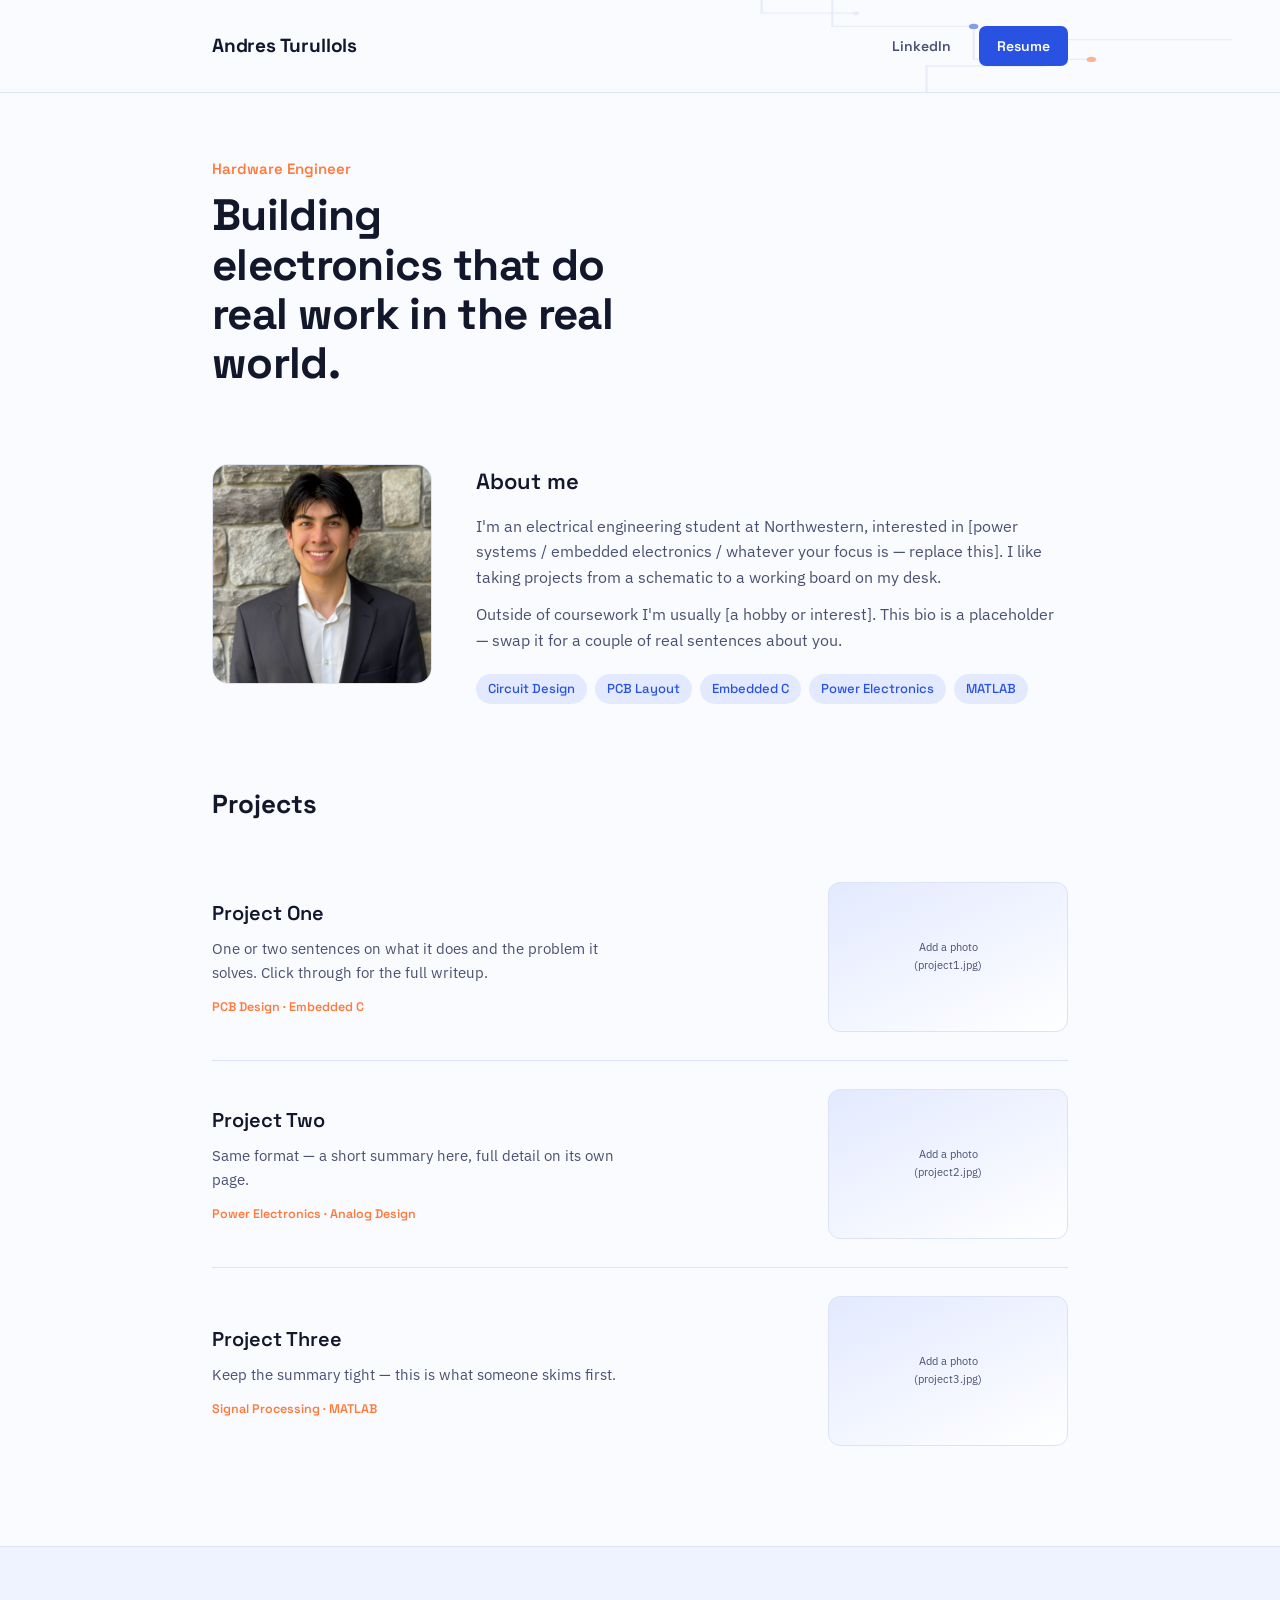
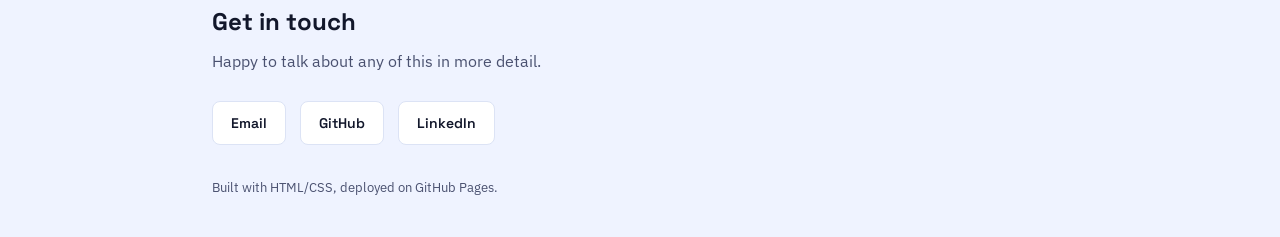
<file: index.html>
<!DOCTYPE html>
<html lang="en">
<head>
<meta charset="UTF-8">
<meta name="viewport" content="width=device-width, initial-scale=1.0">
<title>Andres Turullols — Hardware Engineer</title>
<link rel="stylesheet" href="style.css">
</head>
<body>

<header class="site-header">
  <svg class="circuit-trace" viewBox="0 0 500 140" preserveAspectRatio="none" xmlns="http://www.w3.org/2000/svg">
    <path d="M120 0 V40 H240 V90 H340" stroke="#DCE3F5" stroke-width="2" fill="none"/>
    <path d="M200 140 V100 H300 V60 H460" stroke="#DCE3F5" stroke-width="2" fill="none"/>
    <path d="M60 0 V20 H140" stroke="#DCE3F5" stroke-width="2" fill="none"/>
    <circle cx="240" cy="40" r="4" fill="#2952E3"/>
    <circle cx="340" cy="90" r="4" fill="#FF7A3D"/>
    <circle cx="300" cy="60" r="4" fill="#2952E3"/>
    <circle cx="140" cy="20" r="3" fill="#DCE3F5"/>
  </svg>
  <div class="wrap">
    <a class="brand" href="#top">Andres Turullols</a>
    <nav class="header-links">
      <a href="https://www.linkedin.com/in/andres-turullols" target="_blank">LinkedIn</a>
      <a class="resume-link" href="resume.pdf" target="_blank">Resume</a>
    </nav>
  </div>
</header>

<main>
  <section class="hero" id="top">
    <div class="wrap">
      <div class="eyebrow">Hardware Engineer</div>
      <h1>Building electronics that do real work in the real world.</h1>
    </div>
  </section>

  <section class="about">
    <div class="wrap about-grid">
      <div class="about-photo">
        <!-- Replace with: <img src="me.jpg" alt="Andres Turullols"> -->
         <img src="me.jpg" alt=""Andres Turullols">
      </div>
      <div class="about-text">
        <h2>About me</h2>
        <p>
          I'm an electrical engineering student at Northwestern, interested in
          [power systems / embedded electronics / whatever your focus is —
          replace this]. I like taking projects from a schematic to a working
          board on my desk.
        </p>
        <p>
          Outside of coursework I'm usually [a hobby or interest]. This bio is
          a placeholder — swap it for a couple of real sentences about you.
        </p>
        <div class="stack">
          <span class="chip">Circuit Design</span>
          <span class="chip">PCB Layout</span>
          <span class="chip">Embedded C</span>
          <span class="chip">Power Electronics</span>
          <span class="chip">MATLAB</span>
        </div>
      </div>
    </div>
  </section>

  <section class="projects">
    <div class="wrap">
      <h2 class="section-heading">Projects</h2>

      <a class="project-row" href="project-1.html">
        <div class="project-info">
          <h3>Project One</h3>
          <p>One or two sentences on what it does and the problem it solves. Click through for the full writeup.</p>
          <div class="project-tags">PCB Design · Embedded C</div>
        </div>
        <div class="project-photo">
          <!-- Replace with: <img src="project1.jpg" alt="Project One"> -->
          <span class="placeholder-label">Add a photo<br>(project1.jpg)</span>
        </div>
      </a>

      <a class="project-row" href="project-2.html">
        <div class="project-info">
          <h3>Project Two</h3>
          <p>Same format — a short summary here, full detail on its own page.</p>
          <div class="project-tags">Power Electronics · Analog Design</div>
        </div>
        <div class="project-photo">
          <!-- Replace with: <img src="project2.jpg" alt="Project Two"> -->
          <span class="placeholder-label">Add a photo<br>(project2.jpg)</span>
        </div>
      </a>

      <a class="project-row" href="project-3.html">
        <div class="project-info">
          <h3>Project Three</h3>
          <p>Keep the summary tight — this is what someone skims first.</p>
          <div class="project-tags">Signal Processing · MATLAB</div>
        </div>
        <div class="project-photo">
          <!-- Replace with: <img src="project3.jpg" alt="Project Three"> -->
          <span class="placeholder-label">Add a photo<br>(project3.jpg)</span>
        </div>
      </a>
    </div>
  </section>
</main>

<footer class="site-footer" id="contact">
  <div class="wrap">
    <h2>Get in touch</h2>
    <p class="sub">Happy to talk about any of this in more detail.</p>
    <div class="contact-list">
      <a href="mailto:andresturullols2029@u.northwestern.edu">Email</a>
      <a href="https://github.com/andresturu" target="_blank">GitHub</a>
      <a href="https://www.linkedin.com/in/andres-turullols" target="_blank">LinkedIn</a>
    </div>
    <p class="credit">Built with HTML/CSS, deployed on GitHub Pages.</p>
  </div>
</footer>

</body>
</html>
</file>
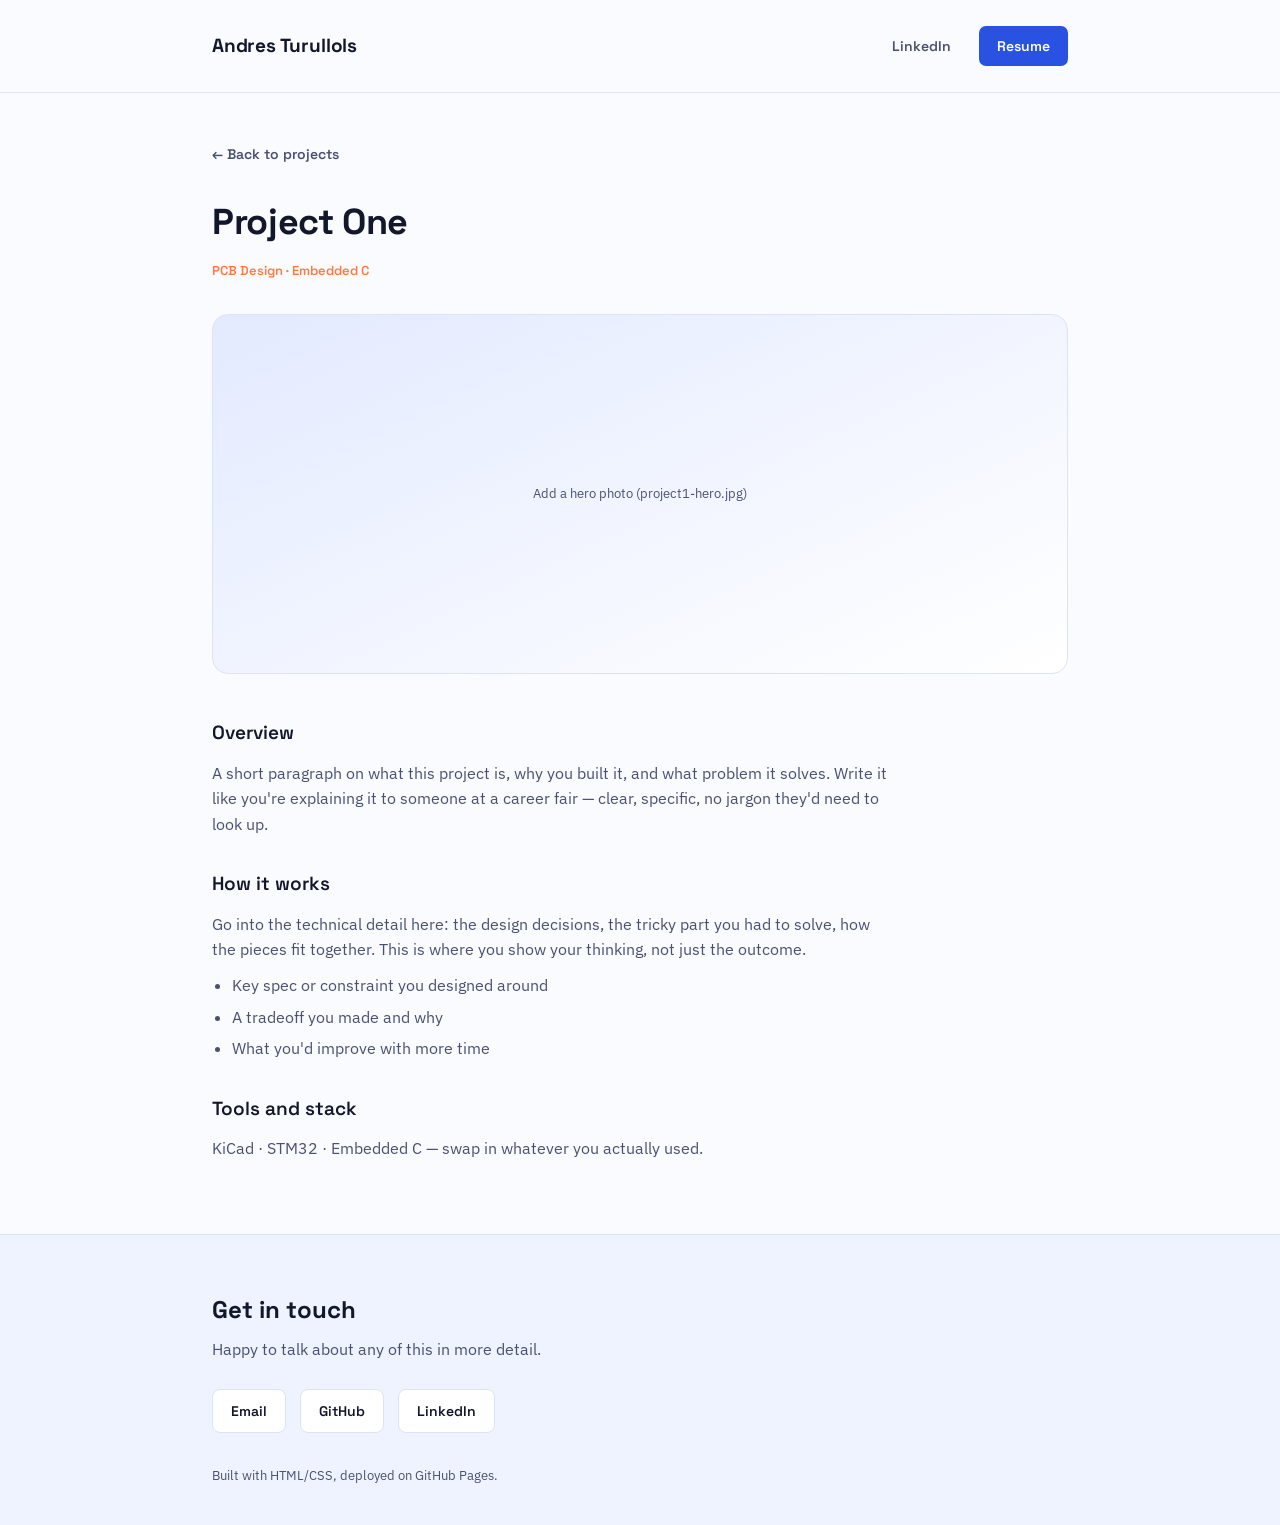
<file: project-1.html>
<!DOCTYPE html>
<html lang="en">
<head>
<meta charset="UTF-8">
<meta name="viewport" content="width=device-width, initial-scale=1.0">
<title>Project One — Andres Turullols</title>
<link rel="stylesheet" href="style.css">
</head>
<body>

<header class="site-header">
  <div class="wrap">
    <a class="brand" href="index.html">Andres Turullols</a>
    <nav class="header-links">
      <a href="https://www.linkedin.com/in/andres-turullols" target="_blank">LinkedIn</a>
      <a class="resume-link" href="resume.pdf" target="_blank">Resume</a>
    </nav>
  </div>
</header>

<main>
  <section class="project-hero">
    <div class="wrap">
      <a class="back-link" href="index.html#top">&larr; Back to projects</a>
      <h1>Project One</h1>
      <div class="project-tags">PCB Design · Embedded C</div>
      <div class="project-hero-photo">
        <!-- Replace with: <img src="project1-hero.jpg" alt="Project One"> -->
        <span class="placeholder-label">Add a hero photo (project1-hero.jpg)</span>
      </div>
    </div>
  </section>

  <section class="project-body">
    <div class="wrap">
      <h2>Overview</h2>
      <p>
        A short paragraph on what this project is, why you built it, and what
        problem it solves. Write it like you're explaining it to someone at a
        career fair — clear, specific, no jargon they'd need to look up.
      </p>

      <h2>How it works</h2>
      <p>
        Go into the technical detail here: the design decisions, the tricky
        part you had to solve, how the pieces fit together. This is where you
        show your thinking, not just the outcome.
      </p>
      <ul>
        <li>Key spec or constraint you designed around</li>
        <li>A tradeoff you made and why</li>
        <li>What you'd improve with more time</li>
      </ul>

      <h2>Tools and stack</h2>
      <p>
        KiCad · STM32 · Embedded C — swap in whatever you actually used.
      </p>
    </div>
  </section>
</main>

<footer class="site-footer" id="contact">
  <div class="wrap">
    <h2>Get in touch</h2>
    <p class="sub">Happy to talk about any of this in more detail.</p>
    <div class="contact-list">
      <a href="mailto:andresturullols2029@u.northwestern.edu">Email</a>
      <a href="https://github.com/andresturu" target="_blank">GitHub</a>
      <a href="https://www.linkedin.com/in/andres-turullols" target="_blank">LinkedIn</a>
    </div>
    <p class="credit">Built with HTML/CSS, deployed on GitHub Pages.</p>
  </div>
</footer>

</body>
</html>
</file>
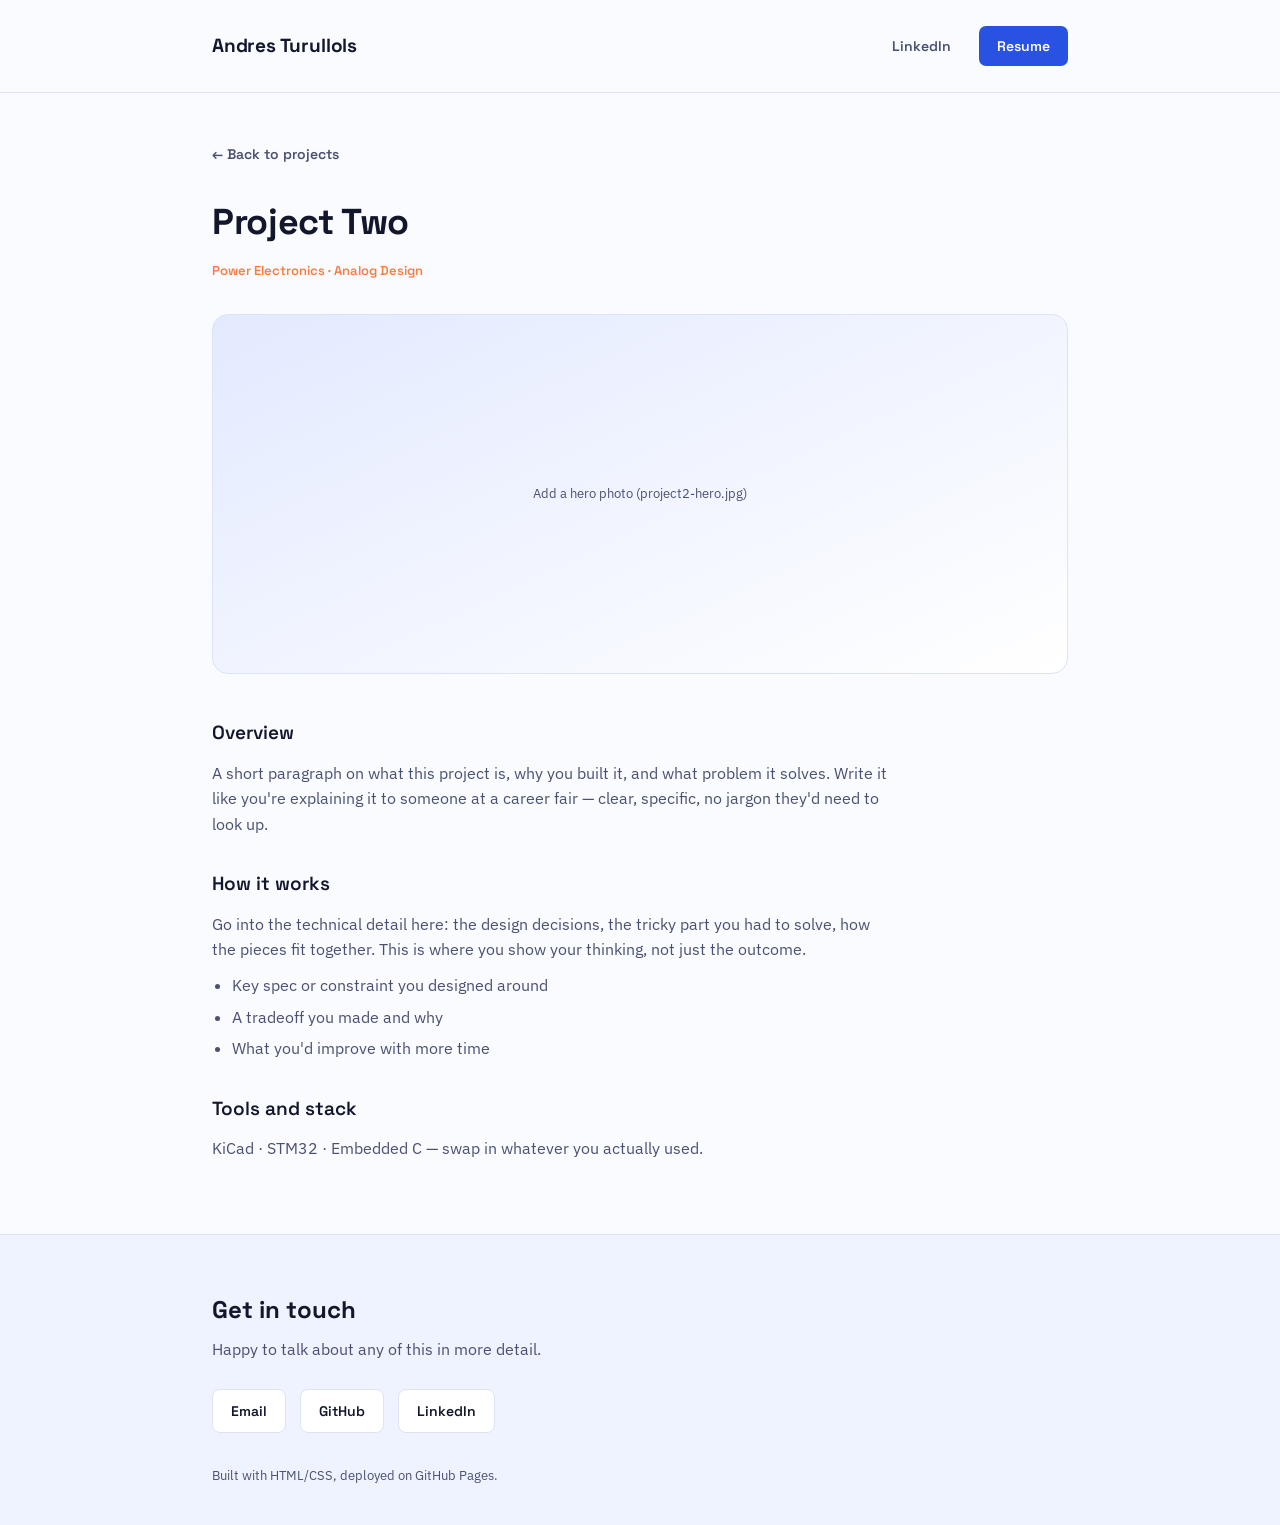
<file: project-2.html>
<!DOCTYPE html>
<html lang="en">
<head>
<meta charset="UTF-8">
<meta name="viewport" content="width=device-width, initial-scale=1.0">
<title>Project Two — Andres Turullols</title>
<link rel="stylesheet" href="style.css">
</head>
<body>

<header class="site-header">
  <div class="wrap">
    <a class="brand" href="index.html">Andres Turullols</a>
    <nav class="header-links">
      <a href="https://www.linkedin.com/in/andres-turullols" target="_blank">LinkedIn</a>
      <a class="resume-link" href="resume.pdf" target="_blank">Resume</a>
    </nav>
  </div>
</header>

<main>
  <section class="project-hero">
    <div class="wrap">
      <a class="back-link" href="index.html#top">&larr; Back to projects</a>
      <h1>Project Two</h1>
      <div class="project-tags">Power Electronics · Analog Design</div>
      <div class="project-hero-photo">
        <!-- Replace with: <img src="project2-hero.jpg" alt="Project Two"> -->
        <span class="placeholder-label">Add a hero photo (project2-hero.jpg)</span>
      </div>
    </div>
  </section>

  <section class="project-body">
    <div class="wrap">
      <h2>Overview</h2>
      <p>
        A short paragraph on what this project is, why you built it, and what
        problem it solves. Write it like you're explaining it to someone at a
        career fair — clear, specific, no jargon they'd need to look up.
      </p>

      <h2>How it works</h2>
      <p>
        Go into the technical detail here: the design decisions, the tricky
        part you had to solve, how the pieces fit together. This is where you
        show your thinking, not just the outcome.
      </p>
      <ul>
        <li>Key spec or constraint you designed around</li>
        <li>A tradeoff you made and why</li>
        <li>What you'd improve with more time</li>
      </ul>

      <h2>Tools and stack</h2>
      <p>
        KiCad · STM32 · Embedded C — swap in whatever you actually used.
      </p>
    </div>
  </section>
</main>

<footer class="site-footer" id="contact">
  <div class="wrap">
    <h2>Get in touch</h2>
    <p class="sub">Happy to talk about any of this in more detail.</p>
    <div class="contact-list">
      <a href="mailto:andresturullols2029@u.northwestern.edu">Email</a>
      <a href="https://github.com/andresturu" target="_blank">GitHub</a>
      <a href="https://www.linkedin.com/in/andres-turullols" target="_blank">LinkedIn</a>
    </div>
    <p class="credit">Built with HTML/CSS, deployed on GitHub Pages.</p>
  </div>
</footer>

</body>
</html>
</file>
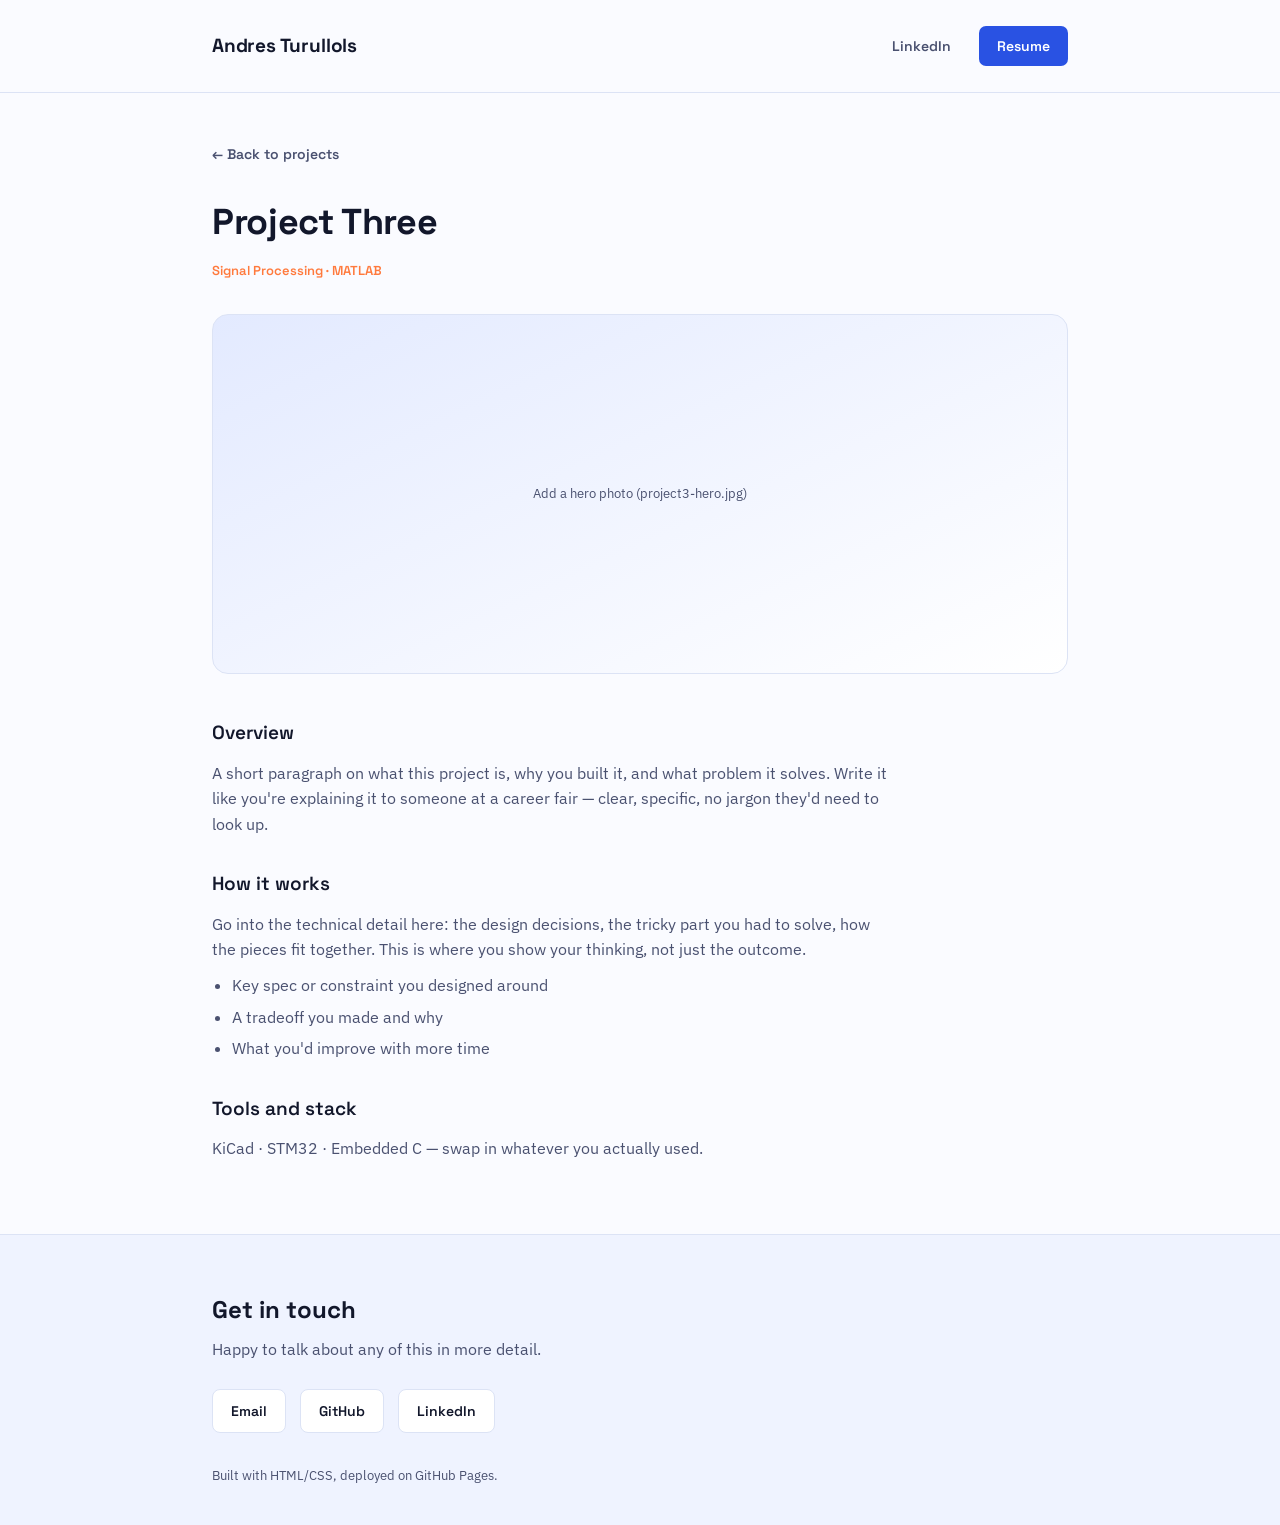
<file: project-3.html>
<!DOCTYPE html>
<html lang="en">
<head>
<meta charset="UTF-8">
<meta name="viewport" content="width=device-width, initial-scale=1.0">
<title>Project Three — Andres Turullols</title>
<link rel="stylesheet" href="style.css">
</head>
<body>

<header class="site-header">
  <div class="wrap">
    <a class="brand" href="index.html">Andres Turullols</a>
    <nav class="header-links">
      <a href="https://www.linkedin.com/in/andres-turullols" target="_blank">LinkedIn</a>
      <a class="resume-link" href="resume.pdf" target="_blank">Resume</a>
    </nav>
  </div>
</header>

<main>
  <section class="project-hero">
    <div class="wrap">
      <a class="back-link" href="index.html#top">&larr; Back to projects</a>
      <h1>Project Three</h1>
      <div class="project-tags">Signal Processing · MATLAB</div>
      <div class="project-hero-photo">
        <!-- Replace with: <img src="project3-hero.jpg" alt="Project Three"> -->
        <span class="placeholder-label">Add a hero photo (project3-hero.jpg)</span>
      </div>
    </div>
  </section>

  <section class="project-body">
    <div class="wrap">
      <h2>Overview</h2>
      <p>
        A short paragraph on what this project is, why you built it, and what
        problem it solves. Write it like you're explaining it to someone at a
        career fair — clear, specific, no jargon they'd need to look up.
      </p>

      <h2>How it works</h2>
      <p>
        Go into the technical detail here: the design decisions, the tricky
        part you had to solve, how the pieces fit together. This is where you
        show your thinking, not just the outcome.
      </p>
      <ul>
        <li>Key spec or constraint you designed around</li>
        <li>A tradeoff you made and why</li>
        <li>What you'd improve with more time</li>
      </ul>

      <h2>Tools and stack</h2>
      <p>
        KiCad · STM32 · Embedded C — swap in whatever you actually used.
      </p>
    </div>
  </section>
</main>

<footer class="site-footer" id="contact">
  <div class="wrap">
    <h2>Get in touch</h2>
    <p class="sub">Happy to talk about any of this in more detail.</p>
    <div class="contact-list">
      <a href="mailto:andresturullols2029@u.northwestern.edu">Email</a>
      <a href="https://github.com/andresturu" target="_blank">GitHub</a>
      <a href="https://www.linkedin.com/in/andres-turullols" target="_blank">LinkedIn</a>
    </div>
    <p class="credit">Built with HTML/CSS, deployed on GitHub Pages.</p>
  </div>
</footer>

</body>
</html>
</file>
<file: style.css>
@import url('https://fonts.googleapis.com/css2?family=Space+Grotesk:wght@500;600;700&family=IBM+Plex+Sans:wght@400;500;600&display=swap');

:root {
  --bg: #FAFBFF;
  --bg-alt: #EFF3FF;
  --card: #FFFFFF;
  --border: #DCE3F5;
  --text: #12172B;
  --text-dim: #4A5170;
  --blue: #2952E3;
  --blue-dim: #E3EAFF;
  --orange: #FF7A3D;
  --display: 'Space Grotesk', sans-serif;
  --body: 'IBM Plex Sans', sans-serif;
}

* { box-sizing: border-box; margin: 0; padding: 0; }

html { scroll-behavior: smooth; }

body {
  background: var(--bg);
  color: var(--text);
  font-family: var(--body);
  line-height: 1.6;
  font-size: 16px;
}

a { color: inherit; }

img { max-width: 100%; display: block; }

.wrap {
  max-width: 920px;
  margin: 0 auto;
  padding: 0 32px;
}

/* ---- Header ---- */
header.site-header {
  border-bottom: 1px solid var(--border);
  background: var(--bg);
  position: relative;
  overflow: hidden;
}

header.site-header .wrap {
  display: flex;
  align-items: center;
  justify-content: space-between;
  padding-top: 26px;
  padding-bottom: 26px;
  position: relative;
  z-index: 1;
}

.brand {
  font-family: var(--display);
  font-weight: 700;
  font-size: 19px;
  text-decoration: none;
  letter-spacing: -0.01em;
}

.header-links {
  display: flex;
  gap: 28px;
  align-items: center;
}

.header-links a {
  font-family: var(--display);
  font-weight: 600;
  font-size: 14px;
  text-decoration: none;
  color: var(--text-dim);
  transition: color 0.15s;
}

.header-links a:hover { color: var(--blue); }

.header-links a.resume-link {
  color: #fff;
  background: var(--blue);
  padding: 9px 18px;
  border-radius: 7px;
}

.header-links a.resume-link:hover {
  background: #1e3fc4;
  color: #fff;
}

/* circuit trace decoration */
.circuit-trace {
  position: absolute;
  top: 0;
  right: 0;
  height: 100%;
  width: 46%;
  opacity: 0.55;
  pointer-events: none;
}

/* ---- Hero ---- */
.hero {
  padding: 64px 0 56px;
}

.hero .eyebrow {
  font-family: var(--display);
  font-weight: 600;
  font-size: 15px;
  color: var(--orange);
  margin-bottom: 10px;
}

.hero h1 {
  font-family: var(--display);
  font-size: 44px;
  font-weight: 700;
  letter-spacing: -0.015em;
  line-height: 1.12;
  max-width: 14ch;
}

/* ---- About ---- */
.about {
  padding: 20px 0 68px;
}

.about-grid {
  display: grid;
  grid-template-columns: 220px 1fr;
  gap: 44px;
  align-items: start;
}

.about-photo {
  width: 220px;
  height: 220px;
  border-radius: 16px;
  background: linear-gradient(155deg, var(--blue-dim), #fff);
  border: 1px solid var(--border);
  display: flex;
  align-items: center;
  justify-content: center;
  overflow: hidden;
}

.about-photo img { width: 100%; height: 100%; object-fit: cover; }

.about-photo .placeholder-label {
  font-family: var(--body);
  font-size: 12px;
  color: var(--text-dim);
  text-align: center;
  padding: 12px;
}

.about-text h2 {
  font-family: var(--display);
  font-size: 22px;
  font-weight: 600;
  margin-bottom: 14px;
}

.about-text p { color: var(--text-dim); max-width: 58ch; }
.about-text p + p { margin-top: 12px; }

.stack {
  display: flex;
  flex-wrap: wrap;
  gap: 8px;
  margin-top: 20px;
}

.chip {
  font-family: var(--display);
  font-weight: 500;
  font-size: 13px;
  color: var(--blue);
  background: var(--blue-dim);
  padding: 5px 12px;
  border-radius: 999px;
}

/* ---- Projects ---- */
.section-heading {
  font-family: var(--display);
  font-size: 26px;
  font-weight: 700;
  margin-bottom: 28px;
}

.projects { padding: 12px 0 72px; }

.project-row {
  display: grid;
  grid-template-columns: 1fr 240px;
  gap: 32px;
  align-items: center;
  padding: 28px 0;
  border-top: 1px solid var(--border);
  text-decoration: none;
  color: inherit;
  transition: transform 0.15s;
}

.project-row:first-of-type { border-top: none; }

.project-row:hover { transform: translateX(4px); }

.project-info h3 {
  font-family: var(--display);
  font-size: 20px;
  font-weight: 600;
  margin-bottom: 8px;
}

.project-row:hover .project-info h3 { color: var(--blue); }

.project-info p {
  color: var(--text-dim);
  max-width: 46ch;
  font-size: 15px;
}

.project-info .project-tags {
  margin-top: 12px;
  font-family: var(--display);
  font-size: 12.5px;
  font-weight: 600;
  color: var(--orange);
}

.project-photo {
  width: 240px;
  height: 150px;
  border-radius: 12px;
  background: linear-gradient(155deg, var(--blue-dim), #fff);
  border: 1px solid var(--border);
  overflow: hidden;
  display: flex;
  align-items: center;
  justify-content: center;
  flex-shrink: 0;
}

.project-photo img { width: 100%; height: 100%; object-fit: cover; }

.project-photo .placeholder-label {
  font-family: var(--body);
  font-size: 11px;
  color: var(--text-dim);
  text-align: center;
  padding: 10px;
}

/* ---- Contact (bottom) ---- */
footer.site-footer {
  background: var(--bg-alt);
  border-top: 1px solid var(--border);
  padding: 56px 0 40px;
}

footer.site-footer h2 {
  font-family: var(--display);
  font-size: 24px;
  font-weight: 700;
  margin-bottom: 8px;
}

footer.site-footer .sub {
  color: var(--text-dim);
  margin-bottom: 26px;
}

.contact-list {
  display: flex;
  flex-wrap: wrap;
  gap: 14px;
}

.contact-list a {
  font-family: var(--display);
  font-weight: 600;
  font-size: 14px;
  text-decoration: none;
  background: var(--card);
  border: 1px solid var(--border);
  padding: 10px 18px;
  border-radius: 8px;
  transition: border-color 0.15s, color 0.15s;
}

.contact-list a:hover {
  border-color: var(--blue);
  color: var(--blue);
}

.credit {
  margin-top: 32px;
  font-size: 12.5px;
  color: var(--text-dim);
}

/* ---- Project detail page ---- */
.project-hero {
  padding: 48px 0 0;
}

.back-link {
  display: inline-flex;
  align-items: center;
  gap: 6px;
  font-family: var(--display);
  font-weight: 600;
  font-size: 14px;
  color: var(--text-dim);
  text-decoration: none;
  margin-bottom: 28px;
}

.back-link:hover { color: var(--blue); }

.project-hero h1 {
  font-family: var(--display);
  font-size: 36px;
  font-weight: 700;
  letter-spacing: -0.01em;
  max-width: 16ch;
  margin-bottom: 10px;
}

.project-hero .project-tags {
  font-family: var(--display);
  font-size: 13px;
  font-weight: 600;
  color: var(--orange);
  margin-bottom: 32px;
}

.project-hero-photo {
  width: 100%;
  height: 360px;
  border-radius: 16px;
  background: linear-gradient(155deg, var(--blue-dim), #fff);
  border: 1px solid var(--border);
  overflow: hidden;
  display: flex;
  align-items: center;
  justify-content: center;
  margin-bottom: 44px;
}

.project-hero-photo img { width: 100%; height: 100%; object-fit: cover; }

.project-hero-photo .placeholder-label {
  font-family: var(--body);
  font-size: 13px;
  color: var(--text-dim);
}

.project-body { padding-bottom: 72px; }

.project-body h2 {
  font-family: var(--display);
  font-size: 19px;
  font-weight: 600;
  margin: 32px 0 12px;
}

.project-body h2:first-child { margin-top: 0; }

.project-body p { color: var(--text-dim); max-width: 68ch; }
.project-body p + p { margin-top: 12px; }

.project-body ul {
  color: var(--text-dim);
  margin-top: 10px;
  padding-left: 20px;
}

.project-body li { margin-bottom: 6px; }

/* ---- Mobile ---- */
@media (max-width: 680px) {
  .wrap { padding: 0 20px; }
  header.site-header .wrap { flex-direction: column; align-items: flex-start; gap: 16px; }
  .header-links { flex-wrap: wrap; gap: 16px; }
  .hero h1 { font-size: 32px; }
  .about-grid { grid-template-columns: 1fr; }
  .about-photo { width: 140px; height: 140px; }
  .project-row { grid-template-columns: 1fr; }
  .project-photo { width: 100%; height: 180px; order: -1; }
  .project-hero-photo { height: 220px; }
  .contact-list { flex-direction: column; align-items: flex-start; }
}
</file>
